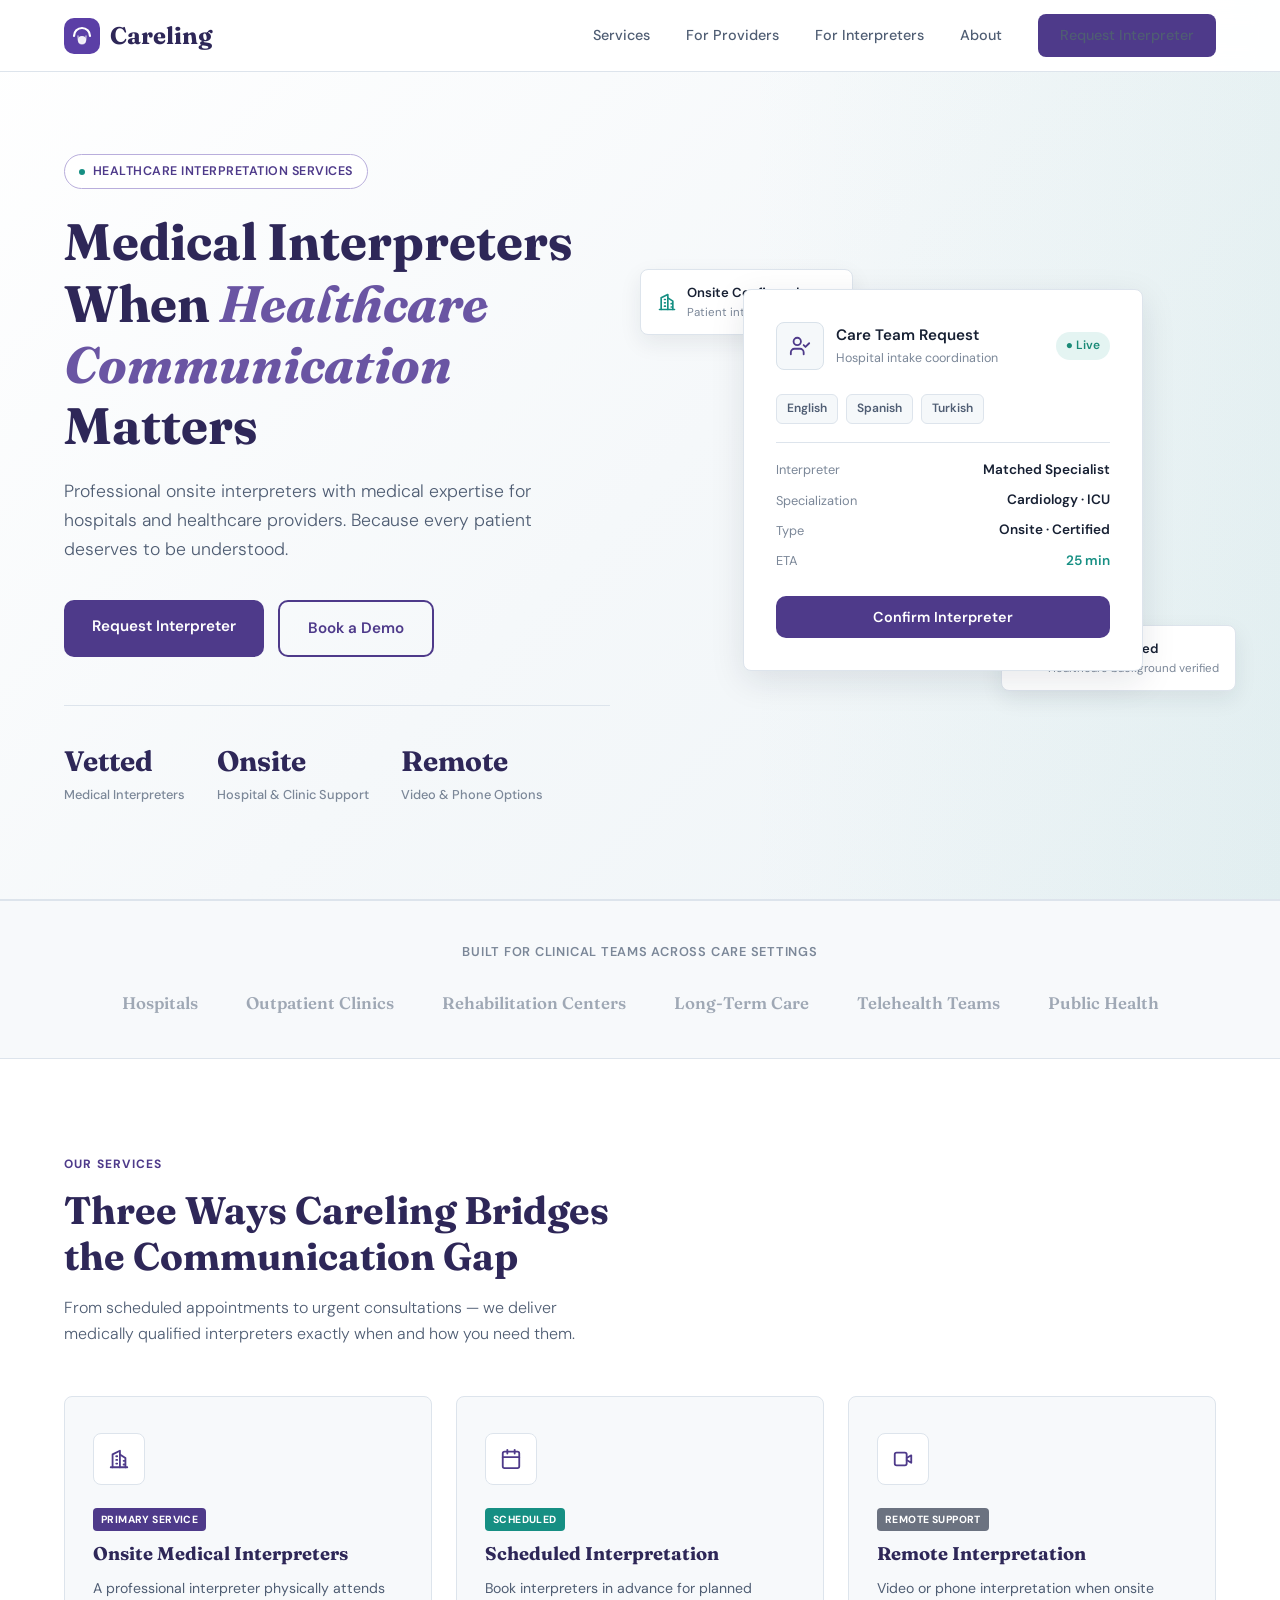
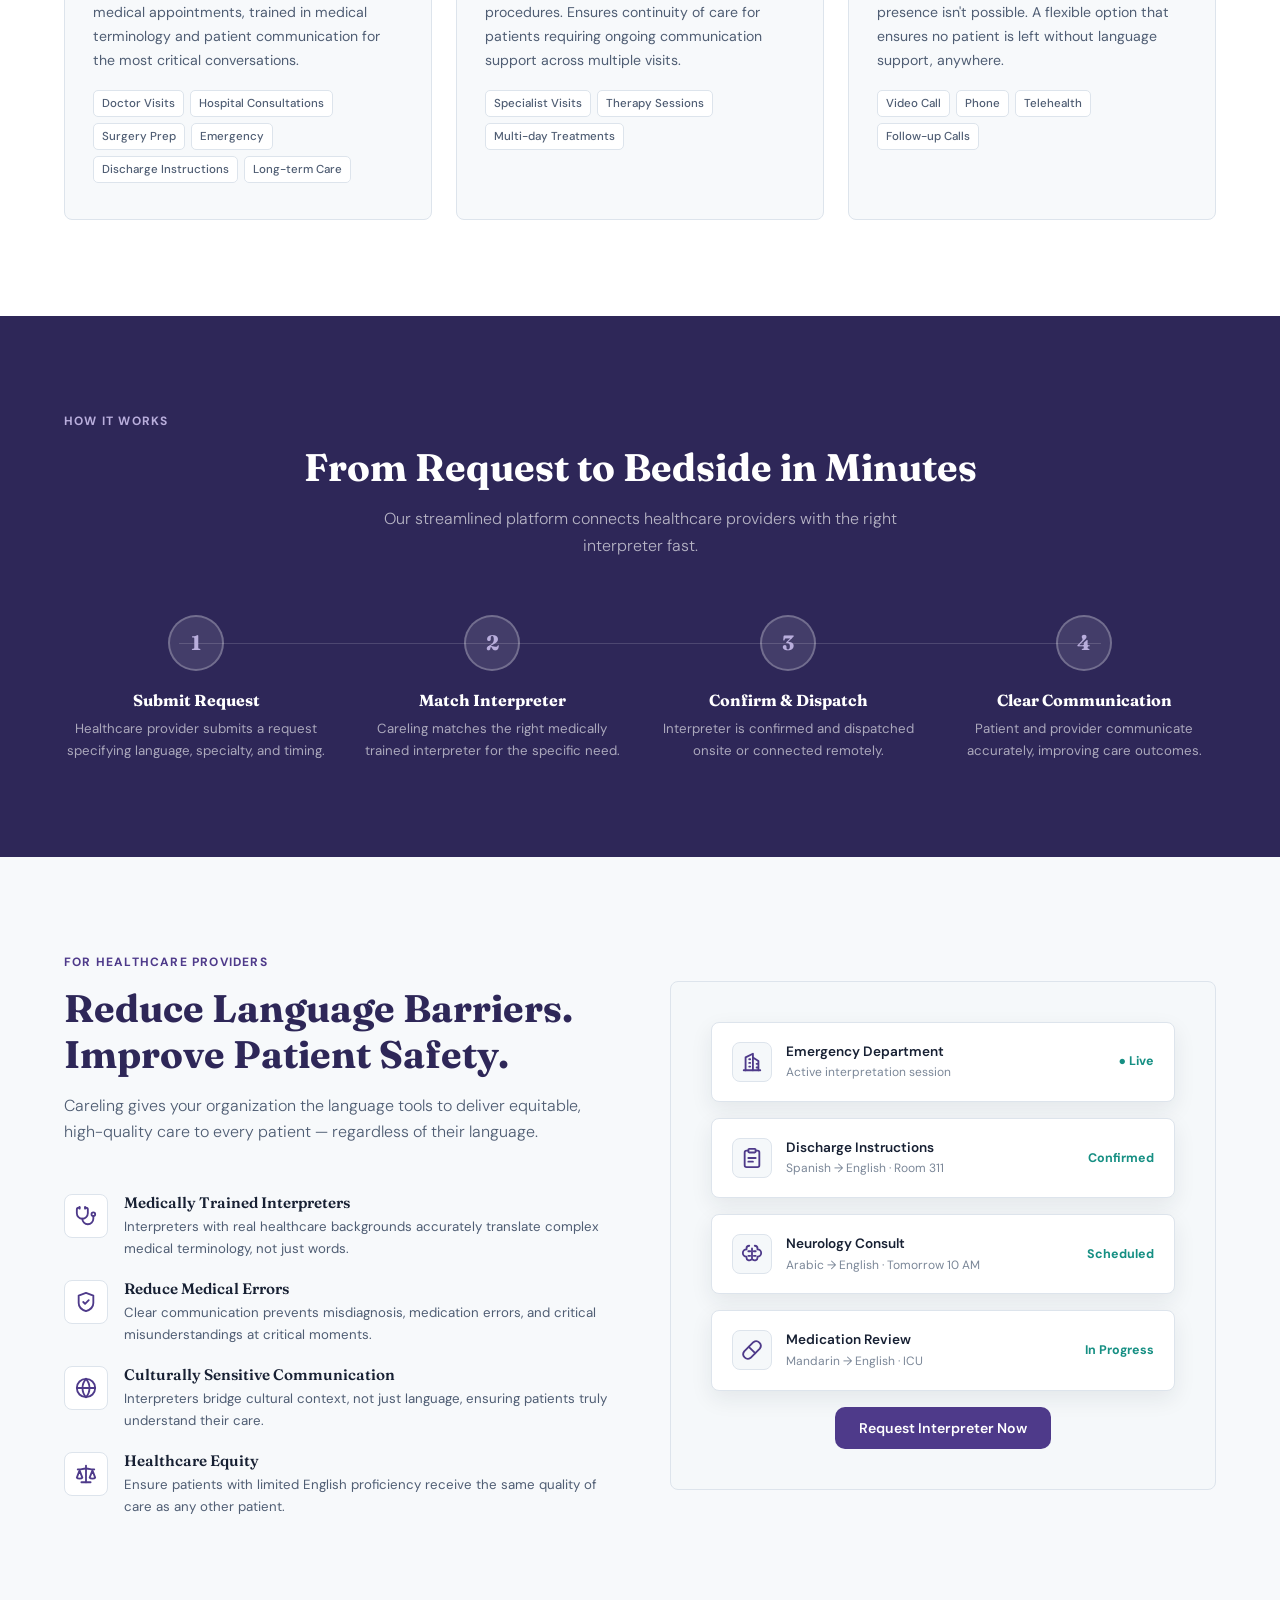
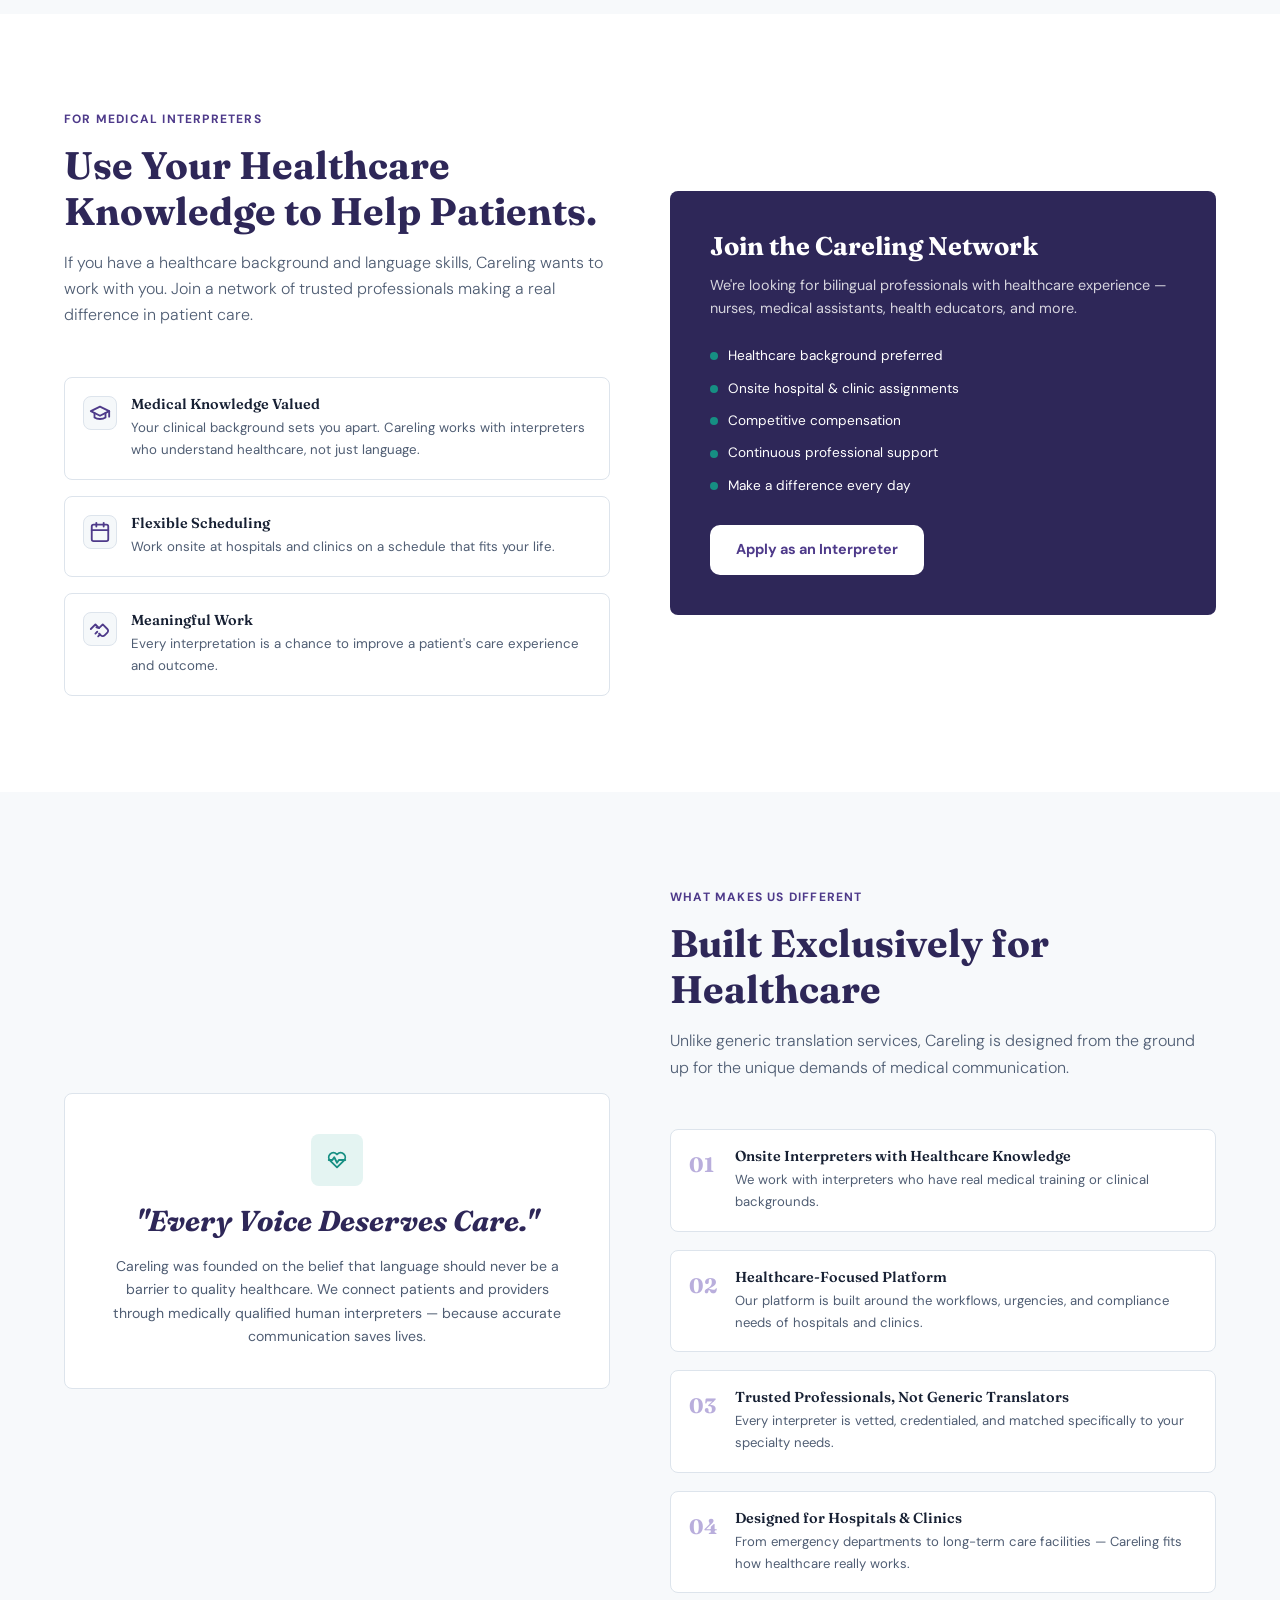
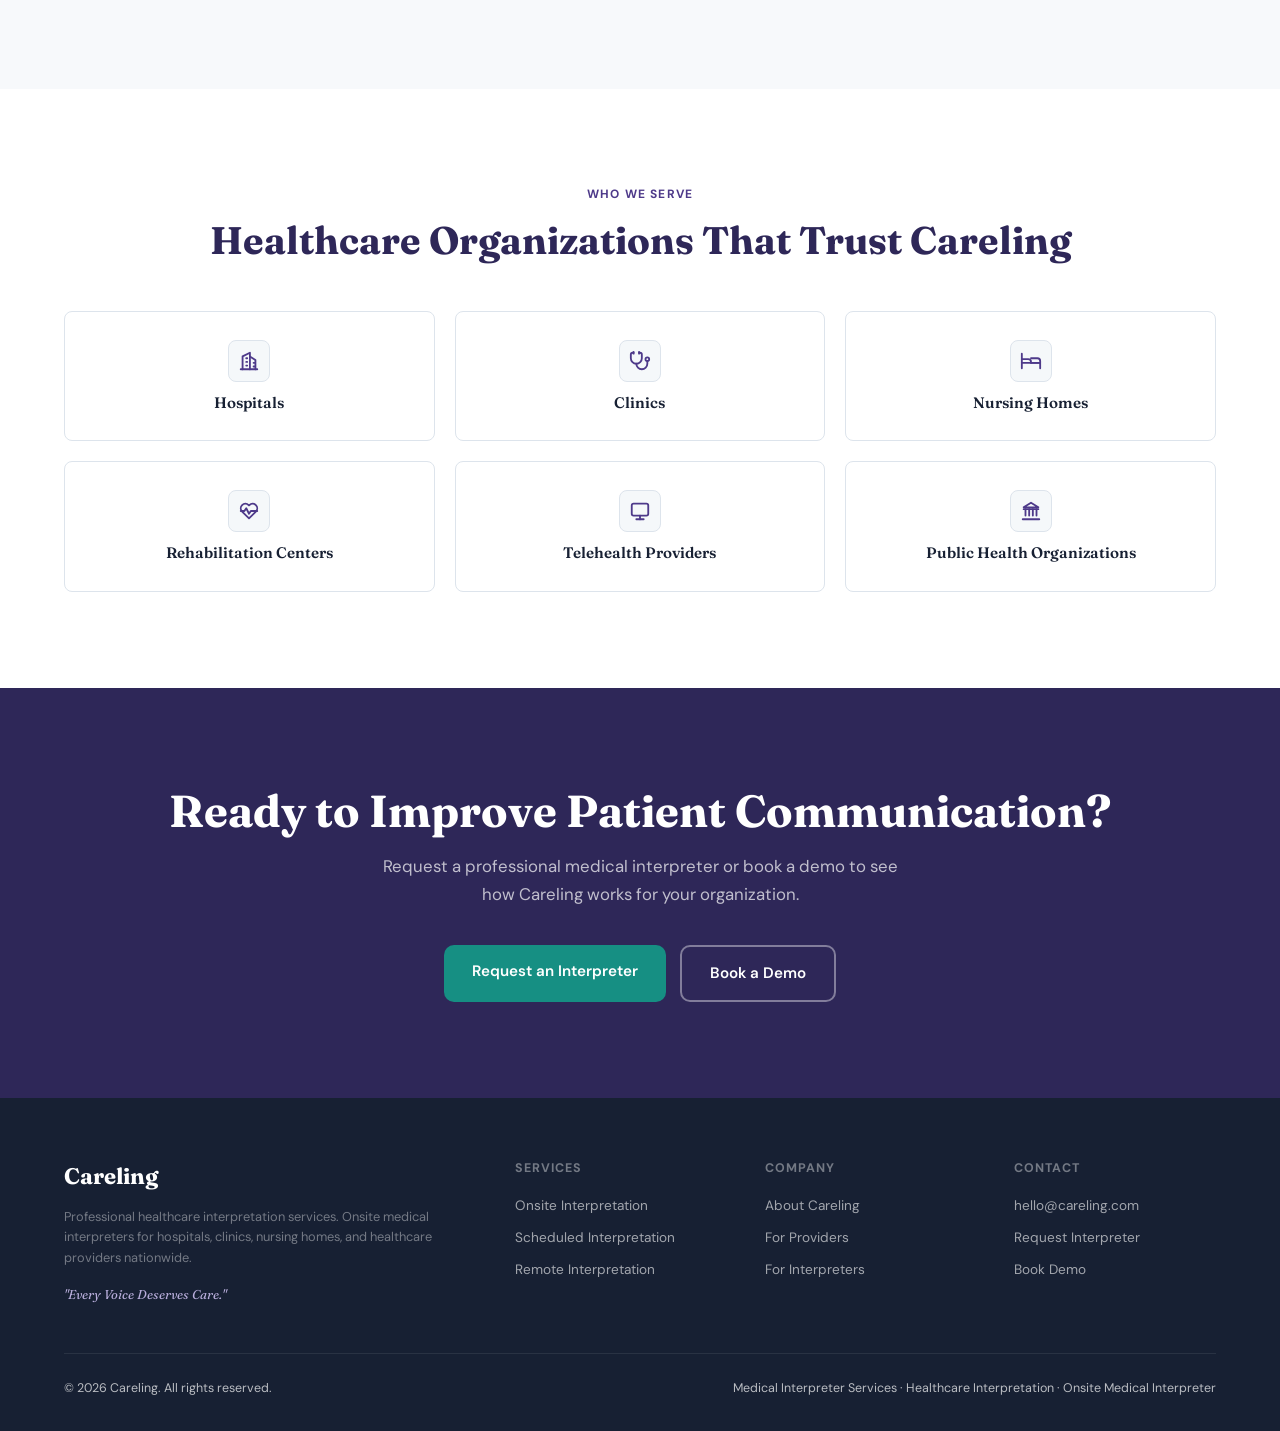
<file: carelingio.html>
<!DOCTYPE html>
<html lang="en">
<head>
<meta charset="UTF-8" />
<meta name="viewport" content="width=device-width, initial-scale=1.0" />
<title>Careling – Medical Interpreter Services | Healthcare Interpretation</title>
<meta name="description" content="Professional onsite medical interpreters for hospitals, clinics, and healthcare providers. Careling ensures every patient voice is heard." />
<meta name="keywords" content="medical interpreter services, healthcare interpretation services, onsite medical interpreter, hospital translation services, medical language services" />
<link rel="preconnect" href="https://fonts.googleapis.com" />
<link href="https://fonts.googleapis.com/css2?family=Fraunces:ital,opsz,wght@0,9..144,300;0,9..144,600;0,9..144,700;1,9..144,400&family=DM+Sans:wght@300;400;500;600&display=swap" rel="stylesheet" />
<style>
  :root {
    --purple: #4E3A8A;
    --purple-dark: #2E2758;
    --purple-light: #6A55A3;
    --purple-soft: #F1EFF8;
    --purple-mid: #B9AEDC;
    --teal: #168F83;
    --teal-soft: #E4F4F2;
    --clinical: #F5F8FA;
    --steel: #D9E2EA;
    --white: #FFFFFF;
    --off-white: #F7F9FB;
    --text-dark: #172033;
    --text-mid: #4F5D73;
    --text-light: #7B8798;
    --border: #DDE4EC;
    --shadow: 0 10px 34px rgba(23,32,51,0.10);
    --shadow-card: 0 8px 22px rgba(23,32,51,0.08);
  }
  *, *::before, *::after { box-sizing: border-box; margin: 0; padding: 0; }
  html { scroll-behavior: smooth; }
  body {
    font-family: 'DM Sans', sans-serif;
    color: var(--text-dark);
    background: var(--white);
    line-height: 1.65;
    overflow-x: hidden;
  }
  h1, h2, h3, h4 { font-family: 'Fraunces', serif; line-height: 1.2; }

  /* NAV */
  nav {
    position: fixed; top: 0; left: 0; right: 0; z-index: 100;
    background: rgba(255,255,255,0.96);
    backdrop-filter: blur(12px);
    border-bottom: 1px solid var(--border);
    padding: 0 5%;
    display: flex; align-items: center; justify-content: space-between;
    height: 72px;
  }
  .nav-logo {
    display: flex; align-items: center; gap: 10px;
    font-family: 'Fraunces', serif; font-size: 1.5rem; font-weight: 700;
    color: var(--purple-dark); text-decoration: none;
  }
  .nav-logo svg { width: 36px; height: 36px; }
  .nav-links { display: flex; align-items: center; gap: 36px; }
  .nav-links a {
    font-size: 0.9rem; font-weight: 500; color: var(--text-mid);
    text-decoration: none; transition: color .2s;
  }
  .nav-links a:hover { color: var(--purple); }
  .nav-cta {
    background: var(--purple); color: #fff;
    padding: 10px 22px; border-radius: 8px; font-size: 0.88rem;
    font-weight: 600; text-decoration: none; transition: background .2s;
  }
  .nav-cta:hover { background: var(--purple-dark); color: #fff; }

  /* HERO */
  .hero {
    min-height: 100vh;
    padding: 140px 5% 80px;
    display: grid; grid-template-columns: 1fr 1fr; gap: 60px;
    align-items: center;
    background: linear-gradient(135deg, #FFFFFF 0%, #F5F8FA 52%, #EEF4F7 100%);
    position: relative; overflow: hidden;
  }
  .hero::before {
    content: '';
    position: absolute; top: 0; right: 0; bottom: 0;
    width: 42%;
    background: linear-gradient(90deg, transparent, rgba(22,143,131,0.06));
    pointer-events: none;
  }
  .hero::after {
    content: '';
    position: absolute; left: 0; right: 0; bottom: 0;
    height: 1px; background: var(--border);
    pointer-events: none;
  }
  .hero-eyebrow {
    display: inline-flex; align-items: center; gap: 8px;
    background: var(--white); border: 1px solid var(--purple-mid);
    border-radius: 100px; padding: 6px 14px;
    font-size: 0.78rem; font-weight: 600; color: var(--purple);
    letter-spacing: .04em; text-transform: uppercase; margin-bottom: 22px;
  }
  .hero-eyebrow span { width: 6px; height: 6px; border-radius: 50%; background: var(--teal); display: block; }
  .hero h1 {
    font-size: clamp(2.4rem, 4vw, 3.4rem); font-weight: 700;
    color: var(--purple-dark); margin-bottom: 20px; max-width: 560px;
  }
  .hero h1 em { font-style: italic; color: var(--purple-light); }
  .hero-sub {
    font-size: 1.1rem; color: var(--text-mid); max-width: 480px;
    margin-bottom: 36px; font-weight: 300;
  }
  .hero-btns { display: flex; gap: 14px; flex-wrap: wrap; }
  .btn-primary {
    background: var(--purple); color: #fff; border: none;
    padding: 14px 28px; border-radius: 10px; font-size: 0.95rem;
    font-weight: 600; cursor: pointer; text-decoration: none;
    transition: background .2s, transform .15s;
    font-family: 'DM Sans', sans-serif;
  }
  .btn-primary:hover { background: var(--purple-dark); transform: translateY(-1px); }
  .btn-outline {
    background: transparent; color: var(--purple);
    border: 2px solid var(--purple); padding: 14px 28px;
    border-radius: 10px; font-size: 0.95rem; font-weight: 600;
    cursor: pointer; text-decoration: none; transition: all .2s;
    font-family: 'DM Sans', sans-serif;
  }
  .btn-outline:hover { background: var(--purple-soft); }
  .hero-stats {
    display: flex; gap: 32px; margin-top: 48px;
    padding-top: 32px; border-top: 1px solid var(--border);
  }
  .stat-item { display: flex; flex-direction: column; }
  .stat-num { font-family: 'Fraunces', serif; font-size: clamp(1.35rem, 2.2vw, 1.9rem); font-weight: 700; color: var(--purple-dark); }
  .stat-label { font-size: 0.8rem; color: var(--text-light); font-weight: 500; }

  /* HERO VISUAL */
  .hero-visual { position: relative; display: flex; justify-content: center; align-items: center; }
  .hero-card-main {
    background: var(--white);
    border: 1px solid var(--border);
    border-radius: 8px; padding: 32px;
    box-shadow: var(--shadow);
    width: 100%; max-width: 400px;
    position: relative; z-index: 2;
  }
  .card-header-row {
    display: flex; align-items: center; gap: 12px; margin-bottom: 24px;
  }
  .card-avatar {
    width: 48px; height: 48px; border-radius: 8px;
    background: var(--clinical);
    border: 1px solid var(--steel);
    display: flex; align-items: center; justify-content: center;
    color: var(--purple); font-size: 1.3rem;
  }
  .card-avatar svg, .service-icon svg, .benefit-icon svg, .mini-icon svg, .customer-icon svg, .mission-icon svg, .diff-icon svg { width: 22px; height: 22px; stroke: currentColor; fill: none; stroke-width: 2; stroke-linecap: round; stroke-linejoin: round; }
  .card-name { font-weight: 600; font-size: 0.95rem; color: var(--text-dark); }
  .card-role { font-size: 0.78rem; color: var(--text-light); }
  .card-badge {
    margin-left: auto; background: var(--teal-soft);
    color: #1a8a77; font-size: 0.75rem; font-weight: 600;
    padding: 4px 10px; border-radius: 100px;
  }
  .card-langs {
    display: flex; gap: 8px; flex-wrap: wrap; margin-bottom: 18px;
  }
  .lang-tag {
    background: var(--clinical); color: var(--text-mid);
    border: 1px solid var(--border);
    font-size: 0.75rem; font-weight: 600; padding: 4px 10px;
    border-radius: 6px;
  }
  .card-divider { height: 1px; background: var(--border); margin: 16px 0; }
  .card-detail-row { display: flex; justify-content: space-between; align-items: center; margin-bottom: 8px; }
  .card-detail-label { font-size: 0.8rem; color: var(--text-light); }
  .card-detail-val { font-size: 0.85rem; font-weight: 600; color: var(--text-dark); }
  .card-action-btn {
    width: 100%; background: var(--purple); color: #fff;
    border: none; border-radius: 10px; padding: 12px;
    font-size: 0.9rem; font-weight: 600; cursor: pointer;
    margin-top: 16px; font-family: 'DM Sans', sans-serif;
  }
  .floating-chip {
    position: absolute; background: var(--white);
    border: 1px solid var(--border);
    border-radius: 8px; padding: 12px 16px;
    box-shadow: var(--shadow-card);
    display: flex; align-items: center; gap: 10px;
    font-size: 0.82rem; font-weight: 600; color: var(--text-dark);
    animation: float 3s ease-in-out infinite;
  }
  .chip-icon { color: var(--teal); display: flex; }
  .chip-icon svg { width: 20px; height: 20px; stroke: currentColor; fill: none; stroke-width: 2; stroke-linecap: round; stroke-linejoin: round; }
  .chip-sub { font-size: 0.72rem; color: var(--text-light); font-weight: 400; }
  .chip-1 { top: -20px; left: -30px; animation-delay: 0s; }
  .chip-2 { bottom: -20px; right: -20px; animation-delay: 1.5s; }
  @keyframes float {
    0%, 100% { transform: translateY(0); }
    50% { transform: translateY(-8px); }
  }

  /* SECTION WRAPPER */
  section { padding: 96px 5%; }
  .section-label {
    font-size: 0.75rem; font-weight: 700; letter-spacing: .1em;
    text-transform: uppercase; color: var(--purple); margin-bottom: 12px;
  }
  .section-title { font-size: clamp(1.8rem, 3vw, 2.5rem); color: var(--purple-dark); max-width: 600px; margin-bottom: 16px; }
  .section-sub { font-size: 1rem; color: var(--text-mid); max-width: 560px; font-weight: 300; margin-bottom: 48px; }

  /* LOGOS */
  .logos-section {
    padding: 40px 5%; background: var(--off-white);
    border-top: 1px solid var(--border); border-bottom: 1px solid var(--border);
  }
  .logos-label { text-align: center; font-size: 0.8rem; font-weight: 600; color: var(--text-light); letter-spacing: .06em; text-transform: uppercase; margin-bottom: 28px; }
  .logos-row { display: flex; align-items: center; justify-content: center; gap: 48px; flex-wrap: wrap; }
  .logo-item { font-family: 'Fraunces', serif; font-size: 1.05rem; font-weight: 600; color: var(--text-light); opacity: 0.7; }

  /* SERVICES */
  .services-section { background: var(--white); }
  .services-grid { display: grid; grid-template-columns: repeat(3, 1fr); gap: 24px; }
  .service-card {
    background: var(--off-white); border: 1px solid var(--border);
    border-radius: 8px; padding: 36px 28px; transition: box-shadow .25s, transform .25s;
    position: relative; overflow: hidden;
  }
  .service-card:hover { box-shadow: var(--shadow); transform: translateY(-4px); }
  .service-card::before {
    content: ''; position: absolute; top: 0; left: 0; right: 0; height: 4px;
    background: linear-gradient(90deg, var(--purple), var(--teal));
    opacity: 0; transition: opacity .25s;
  }
  .service-card:hover::before { opacity: 1; }
  .service-icon {
    width: 52px; height: 52px; border-radius: 8px;
    background: var(--white);
    border: 1px solid var(--border);
    color: var(--purple);
    display: flex; align-items: center; justify-content: center;
    font-size: 1.4rem; margin-bottom: 20px;
  }
  .service-badge {
    display: inline-block; background: var(--purple); color: #fff;
    font-size: 0.65rem; font-weight: 700; padding: 3px 8px;
    border-radius: 4px; text-transform: uppercase; letter-spacing: .04em;
    margin-bottom: 12px;
  }
  .service-card h3 { font-size: 1.15rem; color: var(--purple-dark); margin-bottom: 12px; }
  .service-card p { font-size: 0.88rem; color: var(--text-mid); margin-bottom: 18px; line-height: 1.7; }
  .service-tags { display: flex; flex-wrap: wrap; gap: 6px; }
  .tag {
    background: var(--white); border: 1px solid var(--border);
    font-size: 0.72rem; padding: 3px 8px; border-radius: 5px;
    color: var(--text-mid); font-weight: 500;
  }

  /* HOW IT WORKS */
  .how-section { background: var(--purple-dark); color: #fff; }
  .how-section .section-label { color: var(--purple-mid); }
  .how-section .section-title { color: #fff; }
  .how-section .section-sub { color: rgba(255,255,255,0.65); }
  .steps-row { display: grid; grid-template-columns: repeat(4, 1fr); gap: 32px; position: relative; }
  .steps-row::before {
    content: ''; position: absolute; top: 28px; left: 10%; right: 10%;
    height: 1px; background: rgba(255,255,255,0.15);
  }
  .step-item { text-align: center; position: relative; }
  .step-num {
    width: 56px; height: 56px; border-radius: 50%;
    background: rgba(255,255,255,0.1); border: 2px solid rgba(255,255,255,0.25);
    display: flex; align-items: center; justify-content: center; margin: 0 auto 20px;
    font-family: 'Fraunces', serif; font-size: 1.3rem; font-weight: 700; color: var(--purple-mid);
    position: relative; z-index: 1;
  }
  .step-item h4 { font-size: 1rem; color: #fff; margin-bottom: 8px; }
  .step-item p { font-size: 0.83rem; color: rgba(255,255,255,0.6); line-height: 1.6; }

  /* PROVIDERS */
  .providers-section { background: var(--off-white); }
  .providers-grid { display: grid; grid-template-columns: 1fr 1fr; gap: 60px; align-items: center; }
  .benefits-list { list-style: none; display: flex; flex-direction: column; gap: 20px; }
  .benefit-item { display: flex; gap: 16px; align-items: flex-start; }
  .benefit-icon {
    width: 44px; height: 44px; min-width: 44px; border-radius: 8px;
    background: var(--white);
    border: 1px solid var(--border);
    display: flex; align-items: center; justify-content: center;
    font-size: 1.1rem; color: var(--purple);
  }
  .benefit-text h4 { font-size: 0.95rem; font-weight: 600; color: var(--text-dark); margin-bottom: 4px; }
  .benefit-text p { font-size: 0.83rem; color: var(--text-mid); }
  .providers-img {
    background: var(--clinical);
    border: 1px solid var(--border);
    border-radius: 8px; padding: 40px; display: flex; flex-direction: column; gap: 16px;
  }
  .mini-card {
    background: var(--white); border-radius: 8px; padding: 18px 20px;
    border: 1px solid var(--border);
    display: flex; align-items: center; gap: 14px;
    box-shadow: var(--shadow-card);
  }
  .mini-icon {
    width: 40px; height: 40px; border-radius: 8px;
    background: var(--clinical); border: 1px solid var(--border); display: flex;
    align-items: center; justify-content: center; font-size: 1.1rem; min-width: 40px;
    color: var(--purple);
  }
  .mini-title { font-size: 0.85rem; font-weight: 600; color: var(--text-dark); }
  .mini-sub { font-size: 0.75rem; color: var(--text-light); }
  .mini-right { margin-left: auto; font-size: 0.78rem; font-weight: 700; color: var(--teal); }

  /* INTERPRETERS */
  .interpreters-section { background: var(--white); }
  .interp-grid { display: grid; grid-template-columns: 1fr 1fr; gap: 60px; align-items: center; }
  .interp-cta {
    background: var(--purple-dark);
    border-radius: 8px; padding: 40px; color: #fff;
  }
  .interp-cta h3 { font-size: 1.6rem; margin-bottom: 12px; }
  .interp-cta p { font-size: 0.9rem; opacity: .8; margin-bottom: 24px; }
  .perks-list { display: flex; flex-direction: column; gap: 10px; margin-bottom: 28px; }
  .perk { display: flex; align-items: center; gap: 10px; font-size: 0.85rem; }
  .perk-dot { width: 8px; height: 8px; border-radius: 50%; background: var(--teal); min-width: 8px; }
  .btn-white {
    background: #fff; color: var(--purple); border: none;
    padding: 13px 26px; border-radius: 10px; font-size: 0.9rem;
    font-weight: 700; cursor: pointer; font-family: 'DM Sans', sans-serif;
    text-decoration: none; display: inline-block;
  }

  /* ABOUT */
  .about-section { background: var(--off-white); }
  .about-grid { display: grid; grid-template-columns: 1fr 1fr; gap: 60px; align-items: center; }
  .mission-box {
    background: var(--white);
    border: 1px solid var(--border);
    border-radius: 8px; padding: 40px; text-align: center;
  }
  .mission-icon { width: 52px; height: 52px; margin: 0 auto 16px; border-radius: 8px; background: var(--teal-soft); color: var(--teal); display:flex; align-items:center; justify-content:center; }
  .mission-quote {
    font-family: 'Fraunces', serif; font-size: 1.8rem; font-weight: 700;
    color: var(--purple-dark); font-style: italic; margin-bottom: 16px;
    line-height: 1.3;
  }
  .mission-sub { font-size: 0.88rem; color: var(--text-mid); }
  .diff-list { display: flex; flex-direction: column; gap: 18px; }
  .diff-item {
    display: flex; gap: 14px; align-items: flex-start;
    padding: 18px; background: var(--white); border-radius: 8px;
    border: 1px solid var(--border);
  }
  .diff-icon {
    width: 34px; height: 34px; min-width: 34px; border-radius: 8px;
    background: var(--clinical); border: 1px solid var(--border);
    color: var(--purple); display: flex; align-items: center; justify-content: center;
  }
  .diff-num {
    font-family: 'Fraunces', serif; font-size: 1.3rem; font-weight: 700;
    color: var(--purple-mid); min-width: 32px;
  }
  .diff-item h4 { font-size: 0.9rem; font-weight: 600; color: var(--text-dark); margin-bottom: 4px; }
  .diff-item p { font-size: 0.82rem; color: var(--text-mid); }

  /* CUSTOMERS */
  .customers-section { background: var(--white); }
  .customers-grid { display: grid; grid-template-columns: repeat(3, 1fr); gap: 20px; }
  .customer-card {
    border: 1px solid var(--border); border-radius: 8px; padding: 28px 24px;
    text-align: center; transition: all .2s;
  }
  .customer-card:hover { border-color: var(--purple-mid); background: var(--purple-soft); }
  .customer-icon { width: 42px; height: 42px; border-radius: 8px; margin: 0 auto 12px; color: var(--purple); background: var(--clinical); border: 1px solid var(--border); display:flex; align-items:center; justify-content:center; }
  .customer-card h4 { font-size: 0.95rem; font-weight: 600; color: var(--text-dark); }

  /* CTA BANNER */
  .cta-section {
    background: var(--purple-dark);
    padding: 96px 5%; text-align: center; position: relative; overflow: hidden;
  }
  .cta-section::before {
    content: ''; position: absolute; top: -100px; right: -100px;
    width: 500px; height: 500px; border-radius: 50%;
    background: transparent;
    pointer-events: none;
  }
  .cta-section h2 { font-size: clamp(2rem, 3.5vw, 3rem); color: #fff; margin-bottom: 16px; }
  .cta-section p { font-size: 1.05rem; color: rgba(255,255,255,0.7); max-width: 520px; margin: 0 auto 36px; }
  .cta-btns { display: flex; gap: 14px; justify-content: center; flex-wrap: wrap; }
  .btn-teal {
    background: var(--teal); color: #fff; border: none;
    padding: 14px 28px; border-radius: 10px; font-size: 0.95rem;
    font-weight: 600; cursor: pointer; font-family: 'DM Sans', sans-serif;
    text-decoration: none; transition: background .2s;
  }
  .btn-teal:hover { background: #22a892; }

  /* FOOTER */
  footer {
    background: var(--text-dark); color: rgba(255,255,255,0.7);
    padding: 60px 5% 32px;
  }
  .footer-grid { display: grid; grid-template-columns: 2fr 1fr 1fr 1fr; gap: 48px; margin-bottom: 48px; }
  .footer-brand-name { font-family: 'Fraunces', serif; font-size: 1.4rem; font-weight: 700; color: #fff; margin-bottom: 12px; }
  .footer-brand-tag { font-size: 0.8rem; color: rgba(255,255,255,0.4); margin-bottom: 16px; line-height: 1.6; }
  .footer-mission { font-size: 0.8rem; color: var(--purple-mid); font-style: italic; font-family: 'Fraunces', serif; }
  .footer-col h5 { font-family: 'DM Sans', sans-serif; font-size: 0.78rem; font-weight: 700; color: rgba(255,255,255,0.4); letter-spacing: .08em; text-transform: uppercase; margin-bottom: 16px; }
  .footer-col a { display: block; font-size: 0.85rem; color: rgba(255,255,255,0.6); text-decoration: none; margin-bottom: 10px; transition: color .2s; }
  .footer-col a:hover { color: #fff; }
  .footer-bottom { border-top: 1px solid rgba(255,255,255,0.08); padding-top: 24px; display: flex; justify-content: space-between; align-items: center; font-size: 0.78rem; }

  /* RESPONSIVE */
  @media (max-width: 900px) {
    .hero { grid-template-columns: 1fr; padding: 120px 5% 60px; }
    .hero-visual { display: none; }
    .services-grid { grid-template-columns: 1fr; }
    .steps-row { grid-template-columns: 1fr 1fr; }
    .steps-row::before { display: none; }
    .providers-grid, .interp-grid, .about-grid { grid-template-columns: 1fr; }
    .customers-grid { grid-template-columns: repeat(2, 1fr); }
    .footer-grid { grid-template-columns: 1fr 1fr; }
    .footer-bottom { flex-direction: column; gap: 12px; text-align: center; }
  }
  @media (max-width: 600px) {
    .nav-links { display: none; }
    .customers-grid { grid-template-columns: 1fr; }
    .footer-grid { grid-template-columns: 1fr; }
    .steps-row { grid-template-columns: 1fr; }
  }

  /* ANIMATIONS */
  .fade-up {
    opacity: 0; transform: translateY(24px);
    transition: opacity .6s ease, transform .6s ease;
  }
  .fade-up.visible { opacity: 1; transform: translateY(0); }
</style>
</head>
<body>
<svg width="0" height="0" style="position:absolute" aria-hidden="true" focusable="false">
  <symbol id="icon-user-check" viewBox="0 0 24 24"><path d="M16 21v-2a4 4 0 0 0-4-4H6a4 4 0 0 0-4 4v2"/><circle cx="9" cy="7" r="4"/><path d="m16 11 2 2 4-4"/></symbol>
  <symbol id="icon-building" viewBox="0 0 24 24"><path d="M3 21h18"/><path d="M5 21V7l8-4v18"/><path d="M19 21V11l-6-4"/><path d="M9 9h1"/><path d="M9 13h1"/><path d="M9 17h1"/><path d="M17 14h1"/><path d="M17 18h1"/></symbol>
  <symbol id="icon-check" viewBox="0 0 24 24"><path d="M20 6 9 17l-5-5"/></symbol>
  <symbol id="icon-calendar" viewBox="0 0 24 24"><rect x="3" y="4" width="18" height="18" rx="2"/><path d="M16 2v4"/><path d="M8 2v4"/><path d="M3 10h18"/></symbol>
  <symbol id="icon-video" viewBox="0 0 24 24"><path d="m16 13 5 3V8l-5 3"/><rect x="3" y="5" width="13" height="14" rx="2"/></symbol>
  <symbol id="icon-stethoscope" viewBox="0 0 24 24"><path d="M11 2v2"/><path d="M5 2v2"/><path d="M5 3H4a2 2 0 0 0-2 2v4a6 6 0 0 0 12 0V5a2 2 0 0 0-2-2h-1"/><path d="M8 15a6 6 0 0 0 12 0v-3"/><circle cx="20" cy="10" r="2"/></symbol>
  <symbol id="icon-shield" viewBox="0 0 24 24"><path d="M20 13c0 5-3.5 7.5-8 9-4.5-1.5-8-4-8-9V5l8-3 8 3z"/><path d="m9 12 2 2 4-4"/></symbol>
  <symbol id="icon-globe" viewBox="0 0 24 24"><circle cx="12" cy="12" r="10"/><path d="M2 12h20"/><path d="M12 2a15 15 0 0 1 0 20"/><path d="M12 2a15 15 0 0 0 0 20"/></symbol>
  <symbol id="icon-scale" viewBox="0 0 24 24"><path d="m16 16 3-8 3 8c-.9 1.3-5.1 1.3-6 0"/><path d="m2 16 3-8 3 8c-.9 1.3-5.1 1.3-6 0"/><path d="M7 21h10"/><path d="M12 3v18"/><path d="M3 7h2c2 0 3.5-1 7-1s5 1 7 1h2"/></symbol>
  <symbol id="icon-clipboard" viewBox="0 0 24 24"><rect x="8" y="2" width="8" height="4" rx="1"/><path d="M16 4h2a2 2 0 0 1 2 2v14a2 2 0 0 1-2 2H6a2 2 0 0 1-2-2V6a2 2 0 0 1 2-2h2"/><path d="M8 12h8"/><path d="M8 16h5"/></symbol>
  <symbol id="icon-brain" viewBox="0 0 24 24"><path d="M9 3a3 3 0 0 0-3 3v1a4 4 0 0 0 0 8v1a3 3 0 0 0 5 2.2"/><path d="M15 3a3 3 0 0 1 3 3v1a4 4 0 0 1 0 8v1a3 3 0 0 1-5 2.2"/><path d="M12 6v12"/><path d="M8 9h2"/><path d="M14 9h2"/><path d="M8 14h2"/><path d="M14 14h2"/></symbol>
  <symbol id="icon-pill" viewBox="0 0 24 24"><path d="m10.5 20.5 10-10a5 5 0 0 0-7-7l-10 10a5 5 0 0 0 7 7Z"/><path d="m8.5 8.5 7 7"/></symbol>
  <symbol id="icon-heart-pulse" viewBox="0 0 24 24"><path d="M19.5 12.6 12 20l-7.5-7.4a5 5 0 0 1 7.1-7.1l.4.4.4-.4a5 5 0 0 1 7.1 7.1Z"/><path d="M3 12h4l2-3 3 6 2-3h7"/></symbol>
  <symbol id="icon-graduation" viewBox="0 0 24 24"><path d="M22 10 12 5 2 10l10 5 10-5Z"/><path d="M6 12v5c3 2 9 2 12 0v-5"/><path d="M22 10v6"/></symbol>
  <symbol id="icon-handshake" viewBox="0 0 24 24"><path d="m11 17 2 2a2.8 2.8 0 0 0 4 0l3-3a2.8 2.8 0 0 0 0-4l-5-5-3 3a2.8 2.8 0 0 1-4 0"/><path d="m2 12 5-5 4 4"/><path d="m7 17 2-2"/><path d="m10 20 2-2"/></symbol>
  <symbol id="icon-bed" viewBox="0 0 24 24"><path d="M2 4v16"/><path d="M2 14h20v6"/><path d="M2 10h7a3 3 0 0 1 3 3v1"/><path d="M12 14h10v-2a3 3 0 0 0-3-3h-7"/></symbol>
  <symbol id="icon-monitor" viewBox="0 0 24 24"><rect x="3" y="4" width="18" height="13" rx="2"/><path d="M8 21h8"/><path d="M12 17v4"/></symbol>
  <symbol id="icon-landmark" viewBox="0 0 24 24"><path d="M3 21h18"/><path d="M4 10h16"/><path d="M6 10v7"/><path d="M10 10v7"/><path d="M14 10v7"/><path d="M18 10v7"/><path d="M12 3 4 8h16z"/></symbol>
</svg>

<!-- NAV -->
<nav>
  <a href="#" class="nav-logo">
    <svg viewBox="0 0 36 36" fill="none" xmlns="http://www.w3.org/2000/svg">
      <rect width="36" height="36" rx="10" fill="#5B3FA6"/>
      <path d="M10 18C10 13.58 13.58 10 18 10C22.42 10 26 13.58 26 18" stroke="white" stroke-width="2.2" stroke-linecap="round"/>
      <circle cx="18" cy="22" r="4" fill="white" opacity=".9"/>
      <path d="M14 18 Q14 26 18 26 Q22 26 22 18" stroke="white" stroke-width="1.6" stroke-linecap="round" fill="none" opacity=".55"/>
    </svg>
    Careling
  </a>
  <div class="nav-links">
    <a href="#services">Services</a>
    <a href="#providers">For Providers</a>
    <a href="#interpreters">For Interpreters</a>
    <a href="#about">About</a>
    <a href="#contact" class="nav-cta">Request Interpreter</a>
  </div>
</nav>

<!-- HERO -->
<section class="hero" id="home">
  <div>
    <div class="hero-eyebrow"><span></span> Healthcare Interpretation Services</div>
    <h1>Medical Interpreters When <em>Healthcare Communication</em> Matters</h1>
    <p class="hero-sub">Professional onsite interpreters with medical expertise for hospitals and healthcare providers. Because every patient deserves to be understood.</p>
    <div class="hero-btns">
      <a href="#contact" class="btn-primary">Request Interpreter</a>
      <a href="#contact" class="btn-outline">Book a Demo</a>
    </div>
    <div class="hero-stats">
      <div class="stat-item">
        <span class="stat-num">Vetted</span>
        <span class="stat-label">Medical Interpreters</span>
      </div>
      <div class="stat-item">
        <span class="stat-num">Onsite</span>
        <span class="stat-label">Hospital & Clinic Support</span>
      </div>
      <div class="stat-item">
        <span class="stat-num">Remote</span>
        <span class="stat-label">Video & Phone Options</span>
      </div>
    </div>
  </div>
  <div class="hero-visual">
    <div class="hero-card-main">
      <div class="card-header-row">
        <div class="card-avatar"><svg><use href="#icon-user-check"/></svg></div>
        <div>
          <div class="card-name">Care Team Request</div>
          <div class="card-role">Hospital intake coordination</div>
        </div>
        <div class="card-badge">● Live</div>
      </div>
      <div class="card-langs">
        <span class="lang-tag">English</span>
        <span class="lang-tag">Spanish</span>
        <span class="lang-tag">Turkish</span>
      </div>
      <div class="card-divider"></div>
      <div class="card-detail-row">
        <span class="card-detail-label">Interpreter</span>
        <span class="card-detail-val">Matched Specialist</span>
      </div>
      <div class="card-detail-row">
        <span class="card-detail-label">Specialization</span>
        <span class="card-detail-val">Cardiology · ICU</span>
      </div>
      <div class="card-detail-row">
        <span class="card-detail-label">Type</span>
        <span class="card-detail-val">Onsite · Certified</span>
      </div>
      <div class="card-detail-row">
        <span class="card-detail-label">ETA</span>
        <span class="card-detail-val" style="color: var(--teal);">25 min</span>
      </div>
      <button class="card-action-btn">Confirm Interpreter</button>
    </div>
    <div class="floating-chip chip-1">
      <span class="chip-icon"><svg><use href="#icon-building"/></svg></span>
      <div>
        <div>Onsite Confirmed</div>
        <div class="chip-sub">Patient intake — Room 204</div>
      </div>
    </div>
    <div class="floating-chip chip-2">
      <span class="chip-icon"><svg><use href="#icon-check"/></svg></span>
      <div>
        <div>Medically Trained</div>
        <div class="chip-sub">Healthcare background verified</div>
      </div>
    </div>
  </div>
</section>

<!-- LOGOS -->
<div class="logos-section">
  <div class="logos-label">Built for clinical teams across care settings</div>
  <div class="logos-row">
    <span class="logo-item">Hospitals</span>
    <span class="logo-item">Outpatient Clinics</span>
    <span class="logo-item">Rehabilitation Centers</span>
    <span class="logo-item">Long-Term Care</span>
    <span class="logo-item">Telehealth Teams</span>
    <span class="logo-item">Public Health</span>
  </div>
</div>

<!-- SERVICES -->
<section class="services-section fade-up" id="services">
  <div class="section-label">Our Services</div>
  <h2 class="section-title">Three Ways Careling Bridges the Communication Gap</h2>
  <p class="section-sub">From scheduled appointments to urgent consultations — we deliver medically qualified interpreters exactly when and how you need them.</p>
  <div class="services-grid">
    <div class="service-card">
      <div class="service-icon"><svg><use href="#icon-building"/></svg></div>
      <span class="service-badge">Primary Service</span>
      <h3>Onsite Medical Interpreters</h3>
      <p>A professional interpreter physically attends medical appointments, trained in medical terminology and patient communication for the most critical conversations.</p>
      <div class="service-tags">
        <span class="tag">Doctor Visits</span>
        <span class="tag">Hospital Consultations</span>
        <span class="tag">Surgery Prep</span>
        <span class="tag">Emergency</span>
        <span class="tag">Discharge Instructions</span>
        <span class="tag">Long-term Care</span>
      </div>
    </div>
    <div class="service-card">
      <div class="service-icon"><svg><use href="#icon-calendar"/></svg></div>
      <span class="service-badge" style="background: var(--teal);">Scheduled</span>
      <h3>Scheduled Interpretation</h3>
      <p>Book interpreters in advance for planned procedures. Ensures continuity of care for patients requiring ongoing communication support across multiple visits.</p>
      <div class="service-tags">
        <span class="tag">Specialist Visits</span>
        <span class="tag">Therapy Sessions</span>
        <span class="tag">Multi-day Treatments</span>
      </div>
    </div>
    <div class="service-card">
      <div class="service-icon"><svg><use href="#icon-video"/></svg></div>
      <span class="service-badge" style="background: #6B7280;">Remote Support</span>
      <h3>Remote Interpretation</h3>
      <p>Video or phone interpretation when onsite presence isn't possible. A flexible option that ensures no patient is left without language support, anywhere.</p>
      <div class="service-tags">
        <span class="tag">Video Call</span>
        <span class="tag">Phone</span>
        <span class="tag">Telehealth</span>
        <span class="tag">Follow-up Calls</span>
      </div>
    </div>
  </div>
</section>

<!-- HOW IT WORKS -->
<section class="how-section fade-up">
  <div class="section-label">How It Works</div>
  <h2 class="section-title" style="max-width:none; text-align:center;">From Request to Bedside in Minutes</h2>
  <p class="section-sub" style="margin: 0 auto 56px; text-align:center;">Our streamlined platform connects healthcare providers with the right interpreter fast.</p>
  <div class="steps-row">
    <div class="step-item">
      <div class="step-num">1</div>
      <h4>Submit Request</h4>
      <p>Healthcare provider submits a request specifying language, specialty, and timing.</p>
    </div>
    <div class="step-item">
      <div class="step-num">2</div>
      <h4>Match Interpreter</h4>
      <p>Careling matches the right medically trained interpreter for the specific need.</p>
    </div>
    <div class="step-item">
      <div class="step-num">3</div>
      <h4>Confirm & Dispatch</h4>
      <p>Interpreter is confirmed and dispatched onsite or connected remotely.</p>
    </div>
    <div class="step-item">
      <div class="step-num">4</div>
      <h4>Clear Communication</h4>
      <p>Patient and provider communicate accurately, improving care outcomes.</p>
    </div>
  </div>
</section>

<!-- FOR PROVIDERS -->
<section class="providers-section fade-up" id="providers">
  <div class="providers-grid">
    <div>
      <div class="section-label">For Healthcare Providers</div>
      <h2 class="section-title">Reduce Language Barriers. Improve Patient Safety.</h2>
      <p class="section-sub">Careling gives your organization the language tools to deliver equitable, high-quality care to every patient — regardless of their language.</p>
      <ul class="benefits-list">
        <li class="benefit-item">
          <div class="benefit-icon"><svg><use href="#icon-stethoscope"/></svg></div>
          <div class="benefit-text">
            <h4>Medically Trained Interpreters</h4>
            <p>Interpreters with real healthcare backgrounds accurately translate complex medical terminology, not just words.</p>
          </div>
        </li>
        <li class="benefit-item">
          <div class="benefit-icon"><svg><use href="#icon-shield"/></svg></div>
          <div class="benefit-text">
            <h4>Reduce Medical Errors</h4>
            <p>Clear communication prevents misdiagnosis, medication errors, and critical misunderstandings at critical moments.</p>
          </div>
        </li>
        <li class="benefit-item">
          <div class="benefit-icon"><svg><use href="#icon-globe"/></svg></div>
          <div class="benefit-text">
            <h4>Culturally Sensitive Communication</h4>
            <p>Interpreters bridge cultural context, not just language, ensuring patients truly understand their care.</p>
          </div>
        </li>
        <li class="benefit-item">
          <div class="benefit-icon"><svg><use href="#icon-scale"/></svg></div>
          <div class="benefit-text">
            <h4>Healthcare Equity</h4>
            <p>Ensure patients with limited English proficiency receive the same quality of care as any other patient.</p>
          </div>
        </li>
      </ul>
    </div>
    <div class="providers-img">
      <div class="mini-card">
        <div class="mini-icon"><svg><use href="#icon-building"/></svg></div>
        <div>
          <div class="mini-title">Emergency Department</div>
          <div class="mini-sub">Active interpretation session</div>
        </div>
        <div class="mini-right">● Live</div>
      </div>
      <div class="mini-card">
        <div class="mini-icon"><svg><use href="#icon-clipboard"/></svg></div>
        <div>
          <div class="mini-title">Discharge Instructions</div>
          <div class="mini-sub">Spanish → English · Room 311</div>
        </div>
        <div class="mini-right">Confirmed</div>
      </div>
      <div class="mini-card">
        <div class="mini-icon"><svg><use href="#icon-brain"/></svg></div>
        <div>
          <div class="mini-title">Neurology Consult</div>
          <div class="mini-sub">Arabic → English · Tomorrow 10 AM</div>
        </div>
        <div class="mini-right">Scheduled</div>
      </div>
      <div class="mini-card">
        <div class="mini-icon"><svg><use href="#icon-pill"/></svg></div>
        <div>
          <div class="mini-title">Medication Review</div>
          <div class="mini-sub">Mandarin → English · ICU</div>
        </div>
        <div class="mini-right">In Progress</div>
      </div>
      <div style="text-align:center; padding: 8px 0;">
        <a href="#contact" class="btn-primary" style="font-size: 0.88rem; padding: 12px 24px;">Request Interpreter Now</a>
      </div>
    </div>
  </div>
</section>

<!-- FOR INTERPRETERS -->
<section class="interpreters-section fade-up" id="interpreters">
  <div class="interp-grid">
    <div>
      <div class="section-label">For Medical Interpreters</div>
      <h2 class="section-title">Use Your Healthcare Knowledge to Help Patients.</h2>
      <p class="section-sub">If you have a healthcare background and language skills, Careling wants to work with you. Join a network of trusted professionals making a real difference in patient care.</p>
      <div style="display:flex; flex-direction:column; gap:16px;">
        <div class="diff-item">
          <span class="diff-icon"><svg><use href="#icon-graduation"/></svg></span>
          <div>
            <h4>Medical Knowledge Valued</h4>
            <p style="font-size:0.83rem; color:var(--text-mid);">Your clinical background sets you apart. Careling works with interpreters who understand healthcare, not just language.</p>
          </div>
        </div>
        <div class="diff-item">
          <span class="diff-icon"><svg><use href="#icon-calendar"/></svg></span>
          <div>
            <h4>Flexible Scheduling</h4>
            <p style="font-size:0.83rem; color:var(--text-mid);">Work onsite at hospitals and clinics on a schedule that fits your life.</p>
          </div>
        </div>
        <div class="diff-item">
          <span class="diff-icon"><svg><use href="#icon-handshake"/></svg></span>
          <div>
            <h4>Meaningful Work</h4>
            <p style="font-size:0.83rem; color:var(--text-mid);">Every interpretation is a chance to improve a patient's care experience and outcome.</p>
          </div>
        </div>
      </div>
    </div>
    <div class="interp-cta">
      <h3>Join the Careling Network</h3>
      <p>We're looking for bilingual professionals with healthcare experience — nurses, medical assistants, health educators, and more.</p>
      <div class="perks-list">
        <div class="perk"><div class="perk-dot"></div>Healthcare background preferred</div>
        <div class="perk"><div class="perk-dot"></div>Onsite hospital & clinic assignments</div>
        <div class="perk"><div class="perk-dot"></div>Competitive compensation</div>
        <div class="perk"><div class="perk-dot"></div>Continuous professional support</div>
        <div class="perk"><div class="perk-dot"></div>Make a difference every day</div>
      </div>
      <a href="#contact" class="btn-white">Apply as an Interpreter</a>
    </div>
  </div>
</section>

<!-- ABOUT -->
<section class="about-section fade-up" id="about">
  <div class="about-grid">
    <div class="mission-box">
      <div class="mission-icon"><svg><use href="#icon-heart-pulse"/></svg></div>
      <div class="mission-quote">"Every Voice Deserves Care."</div>
      <p class="mission-sub">Careling was founded on the belief that language should never be a barrier to quality healthcare. We connect patients and providers through medically qualified human interpreters — because accurate communication saves lives.</p>
    </div>
    <div>
      <div class="section-label">What Makes Us Different</div>
      <h2 class="section-title">Built Exclusively for Healthcare</h2>
      <p class="section-sub">Unlike generic translation services, Careling is designed from the ground up for the unique demands of medical communication.</p>
      <div class="diff-list">
        <div class="diff-item">
          <span class="diff-num">01</span>
          <div>
            <h4>Onsite Interpreters with Healthcare Knowledge</h4>
            <p>We work with interpreters who have real medical training or clinical backgrounds.</p>
          </div>
        </div>
        <div class="diff-item">
          <span class="diff-num">02</span>
          <div>
            <h4>Healthcare-Focused Platform</h4>
            <p>Our platform is built around the workflows, urgencies, and compliance needs of hospitals and clinics.</p>
          </div>
        </div>
        <div class="diff-item">
          <span class="diff-num">03</span>
          <div>
            <h4>Trusted Professionals, Not Generic Translators</h4>
            <p>Every interpreter is vetted, credentialed, and matched specifically to your specialty needs.</p>
          </div>
        </div>
        <div class="diff-item">
          <span class="diff-num">04</span>
          <div>
            <h4>Designed for Hospitals & Clinics</h4>
            <p>From emergency departments to long-term care facilities — Careling fits how healthcare really works.</p>
          </div>
        </div>
      </div>
    </div>
  </div>
</section>

<!-- CUSTOMERS -->
<section class="customers-section fade-up">
  <div style="text-align:center; margin-bottom:48px;">
    <div class="section-label" style="text-align:center;">Who We Serve</div>
    <h2 class="section-title" style="max-width:none; margin:0 auto 12px;">Healthcare Organizations That Trust Careling</h2>
  </div>
  <div class="customers-grid">
    <div class="customer-card"><div class="customer-icon"><svg><use href="#icon-building"/></svg></div><h4>Hospitals</h4></div>
    <div class="customer-card"><div class="customer-icon"><svg><use href="#icon-stethoscope"/></svg></div><h4>Clinics</h4></div>
    <div class="customer-card"><div class="customer-icon"><svg><use href="#icon-bed"/></svg></div><h4>Nursing Homes</h4></div>
    <div class="customer-card"><div class="customer-icon"><svg><use href="#icon-heart-pulse"/></svg></div><h4>Rehabilitation Centers</h4></div>
    <div class="customer-card"><div class="customer-icon"><svg><use href="#icon-monitor"/></svg></div><h4>Telehealth Providers</h4></div>
    <div class="customer-card"><div class="customer-icon"><svg><use href="#icon-landmark"/></svg></div><h4>Public Health Organizations</h4></div>
  </div>
</section>

<!-- CTA -->
<section class="cta-section fade-up" id="contact">
  <h2>Ready to Improve Patient Communication?</h2>
  <p>Request a professional medical interpreter or book a demo to see how Careling works for your organization.</p>
  <div class="cta-btns">
    <a href="mailto:hello@careling.com" class="btn-teal">Request an Interpreter</a>
    <a href="mailto:hello@careling.com" class="btn-outline" style="border-color:rgba(255,255,255,0.4); color:#fff;">Book a Demo</a>
  </div>
</section>

<!-- FOOTER -->
<footer>
  <div class="footer-grid">
    <div>
      <div class="footer-brand-name">Careling</div>
      <div class="footer-brand-tag">Professional healthcare interpretation services. Onsite medical interpreters for hospitals, clinics, nursing homes, and healthcare providers nationwide.</div>
      <div class="footer-mission">"Every Voice Deserves Care."</div>
    </div>
    <div class="footer-col">
      <h5>Services</h5>
      <a href="#services">Onsite Interpretation</a>
      <a href="#services">Scheduled Interpretation</a>
      <a href="#services">Remote Interpretation</a>
    </div>
    <div class="footer-col">
      <h5>Company</h5>
      <a href="#about">About Careling</a>
      <a href="#providers">For Providers</a>
      <a href="#interpreters">For Interpreters</a>
    </div>
    <div class="footer-col">
      <h5>Contact</h5>
      <a href="mailto:hello@careling.com">hello@careling.com</a>
      <a href="#contact">Request Interpreter</a>
      <a href="#contact">Book Demo</a>
    </div>
  </div>
  <div class="footer-bottom">
    <span>© 2026 Careling. All rights reserved.</span>
    <span>Medical Interpreter Services · Healthcare Interpretation · Onsite Medical Interpreter</span>
  </div>
</footer>

<script>
  // Fade-up on scroll
  const observer = new IntersectionObserver((entries) => {
    entries.forEach(e => { if (e.isIntersecting) e.target.classList.add('visible'); });
  }, { threshold: 0.1 });
  document.querySelectorAll('.fade-up').forEach(el => observer.observe(el));

  // Nav scroll effect
  window.addEventListener('scroll', () => {
    const nav = document.querySelector('nav');
    nav.style.boxShadow = window.scrollY > 20 ? '0 2px 20px rgba(91,63,166,0.12)' : 'none';
  });
</script>
</body>
</html>
</file>
